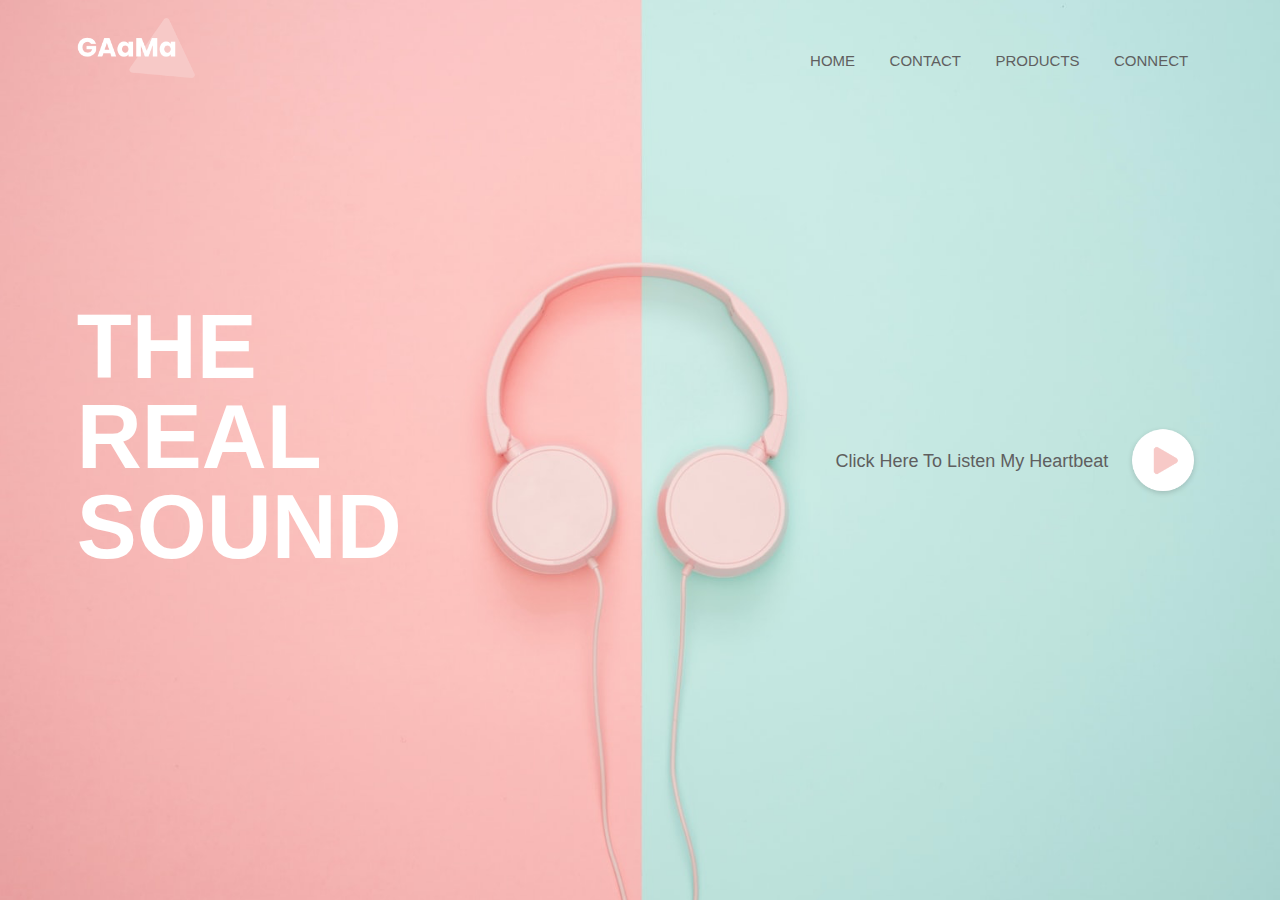
<file: index.html>
<!DOCTYPE html>
<html lang="en">
<head>
    <meta charset="UTF-8">
    <meta http-equiv="X-UA-Compatible" content="IE=edge">
    <meta name="viewport" content="width=device-width, initial-scale=1.0">
    <title>music</title>
    <link rel="stylesheet" href="style.css">
</head>
<body>
    <div class="container">
        <div class="navbar">
            <img src="media/logo.png" class="logo">
            <ul>
                <li><a href="#">Home</a></li>
                <li><a href="#">Contact</a></li>
                <li><a href="#">Products</a></li>
                <li><a href="#">Connect</a></li>
            </ul>
        </div>

        <div class="content">
            <div class="left-col">
                <h1>THE <br> REAL <br> SOUND</h1>
            </div>

            <div class="right-col">
                <p>Click here to Listen my heartbeat</p>
                <img src="media/play.png" id="icon">
            </div>
        </div>
    </div>

    <audio id="heartbeat">
        <source src="heartbeat.mp3" type="audio/mp3">
    </audio>

    <script>
        var heartbeat = document.getElementById("heartbeat");
        var icon = document.getElementById("icon");

        icon.onclick = function(){
            if(heartbeat.paused){
                heartbeat.play();
                icon.scr = "media/pause.png";
            } else{
                heartbeat.pause();
                icon.scr = "media/play.png";
            }
        }

    </script>
</body>
</html>
</file>
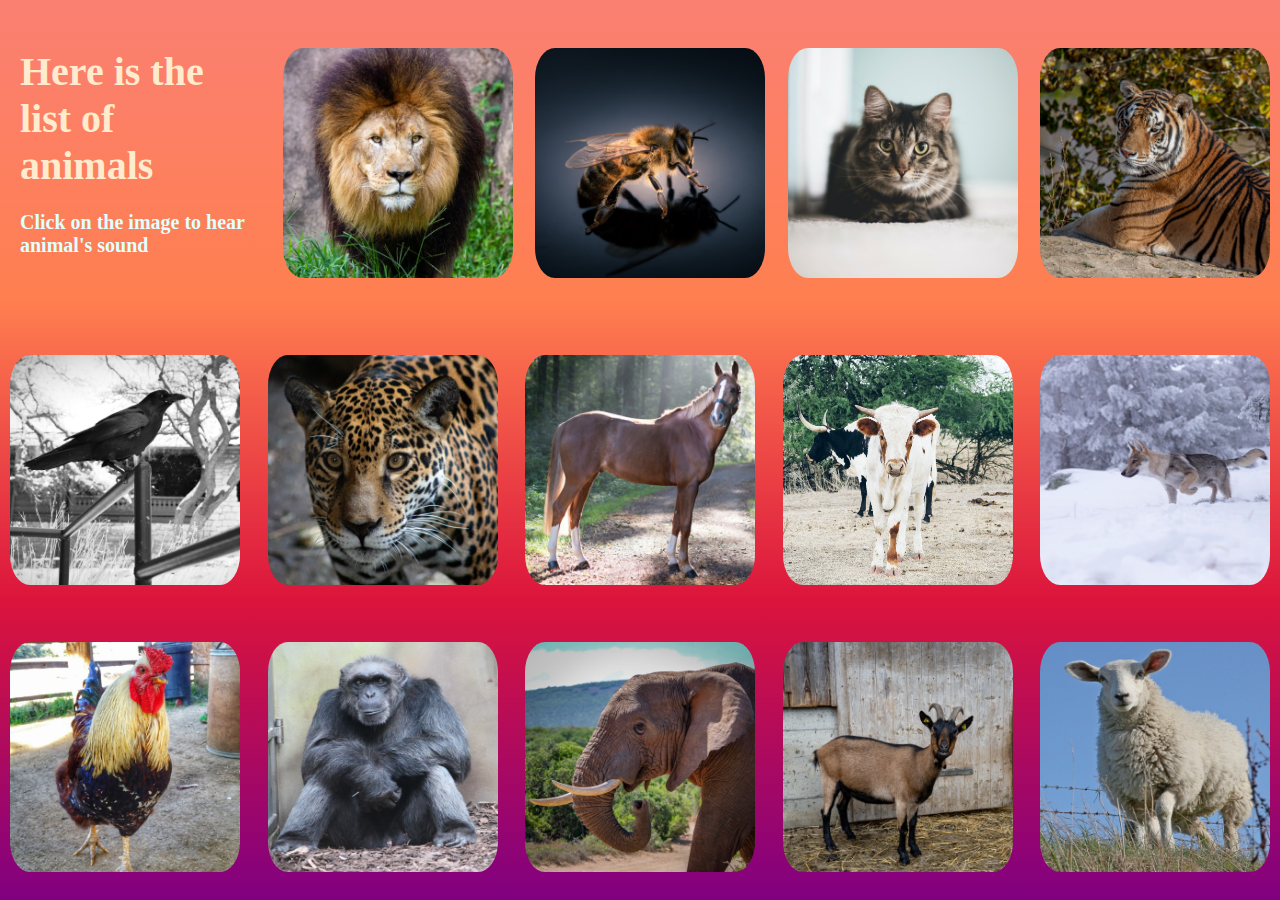
<file: animals_and_their_voices/index.html>
<!DOCTYPE html>
<html lang="en">

<head>
    <meta charset="UTF-8">
    <meta http-equiv="X-UA-Compatible" content="IE=edge">
    <meta name="viewport" content="width=device-width, initial-scale=1.0">
    <title>Sounds</title>
    <style>
        * {
            margin: 0;
            padding: 0;
        }

        body {
            background: linear-gradient(salmon, coral, crimson, purple);
        }
        
        .box {
            height: 230px;
            width: 230px;
            padding: 20px;
            display: flex;
            flex-wrap: wrap;
        }

        h1 {
            font-size: 40px;
            color: blanchedalmond;
        }

        p {
            font-size: 20px;
            color: lightcyan;
            font-weight: bold;
        }

        .main {
            height: 100vh;
            width: 100vw;
            padding: 0px;
            display: flex;
            flex-wrap: wrap;
            justify-content: space-between;
            align-items: center;
        }

        img {
            height: 230px;
            width: 230px;
            padding: 0 10px;
            border-radius: 30px;
        }
    </style>
</head>

<body>
    <div class="main">
        <div class="box">
            <h1>Here is the list of animals</h1>
            <p>Click on the image to hear animal's sound</p>
        </div>
        <img src="images/lion_i.jpg" id="lion">
        <img src="images/bee_i.jpg" id="bee">
        <img src="images/cat_i.jpg" id="cat">
        <img src="images/tiger_i.jpg" id="tiger">
        <img src="images/crow_i.jpg" id="crow">
        <img src="images/leopard_i.jpg" id="leopard">
        <img src="images/horse_i.jpg" id="horse">
        <img src="images/cow_i.jpg" id="cow">
        <img src="images/wolf_i.jpg" id="wolf">
        <img src="images/hen_i.jpg" id="hen">
        <img src="images/gorilla_i.jpg" id="gorilla">
        <img src="images/elephant_i.jpg" id="elephant">
        <img src="images/goat_i.jpg" id="goat">
        <img src="images/sheep_i.jpg" id="sheep">
    </div>

    <audio id="lion1" src="voices/lion_v.mp3" type="audio/mp3"></audio>
    <audio id="bee1" src="voices/bee_v.mp3" type="audio/mp3"></audio>
    <audio id="cat1" src="voices/cat_v.mp3" type="audio/mp3"></audio>
    <audio id="tiger1" src="voices/tiger_v.mp3" type="audio/mp3"></audio>
    <audio id="crow1" src="voices/crow_v.mp3" type="audio/mp3"></audio>
    <audio id="leopard1" src="voices/leopard_v.mp3" type="audio/mp3"></audio>
    <audio id="horse1" src="voices/horse_v.mp3" type="audio/mp3"></audio>
    <audio id="cow1" src="voices/cow_v.mp3" type="audio/mp3"></audio>
    <audio id="wolf1" src="voices/wolf_v.mp3" type="audio/mp3"></audio>
    <audio id="hen1" src="voices/hen_v.mp3" type="audio/mp3"></audio>
    <audio id="gorilla1" src="voices/gorilla_v.mp3" type="audio/mp3"></audio>
    <audio id="goat1" src="voices/goat_v.mp3" type="audio/mp3"></audio>
    <audio id="sheep1" src="voices/sheep_v.mp3" type="audio/mp3"></audio>
    <audio id="elephant1" src="voices/elephant_v.mp3" type="audio/mp3"></audio>

    <script>
        var lion1 = document.getElementById("lion1");
        var lion = document.getElementById("lion");      
        lion.onclick = function () {
            lion1.play();
        }

        var leopard1 = document.getElementById("leopard1");
        var leopard = document.getElementById("leopard");       
        leopard.onclick = function () {
            leopard1.play();
        }

        var cat1 = document.getElementById("cat1");
        var cat = document.getElementById("cat");      
        cat.onclick = function () {
            cat1.play();
        }

        var crow1 = document.getElementById("crow1");
        var crow = document.getElementById("crow");    
        crow.onclick = function () {
            crow1.play();
        }

        var horse1 = document.getElementById("horse1");
        var horse = document.getElementById("horse");      
        horse.onclick = function () {
            horse1.play();
        }

        var sheep1 = document.getElementById("sheep1");
        var sheep = document.getElementById("sheep");      
        sheep.onclick = function () {
            sheep1.play();
        }

        var goat1 = document.getElementById("goat1");
        var goat = document.getElementById("goat");      
        goat.onclick = function () {
            goat1.play();
        }

        var cow1 = document.getElementById("cow1");
        var cow = document.getElementById("cow");       
        cow.onclick = function () {
            cow1.play();
        }

        var elephant1 = document.getElementById("elephant1");
        var elephant = document.getElementById("elephant");       
        elephant.onclick = function () {
            elephant1.play();
        }

        var tiger1 = document.getElementById("tiger1");
        var tiger = document.getElementById("tiger")       
        tiger.onclick = function () {
            tiger1.play();
        }

        var wolf1 = document.getElementById("wolf1");
        var wolf = document.getElementById("wolf");      
        wolf.onclick = function () {
            wolf1.play();
        }

        var hen1 = document.getElementById("hen1");
        var hen = document.getElementById("hen");        
        hen.onclick = function () {
            hen1.play();
        }

        var gorilla1 = document.getElementById("gorilla1");
        var gorilla = document.getElementById("gorilla");       
        gorilla.onclick = function () {
            gorilla1.play();
        }

        var bee1 = document.getElementById("bee1");
        var bee = document.getElementById("bee");
        bee.onclick = function () {
            bee1.play();
        }

    </script>
</body>

</html>
</file>
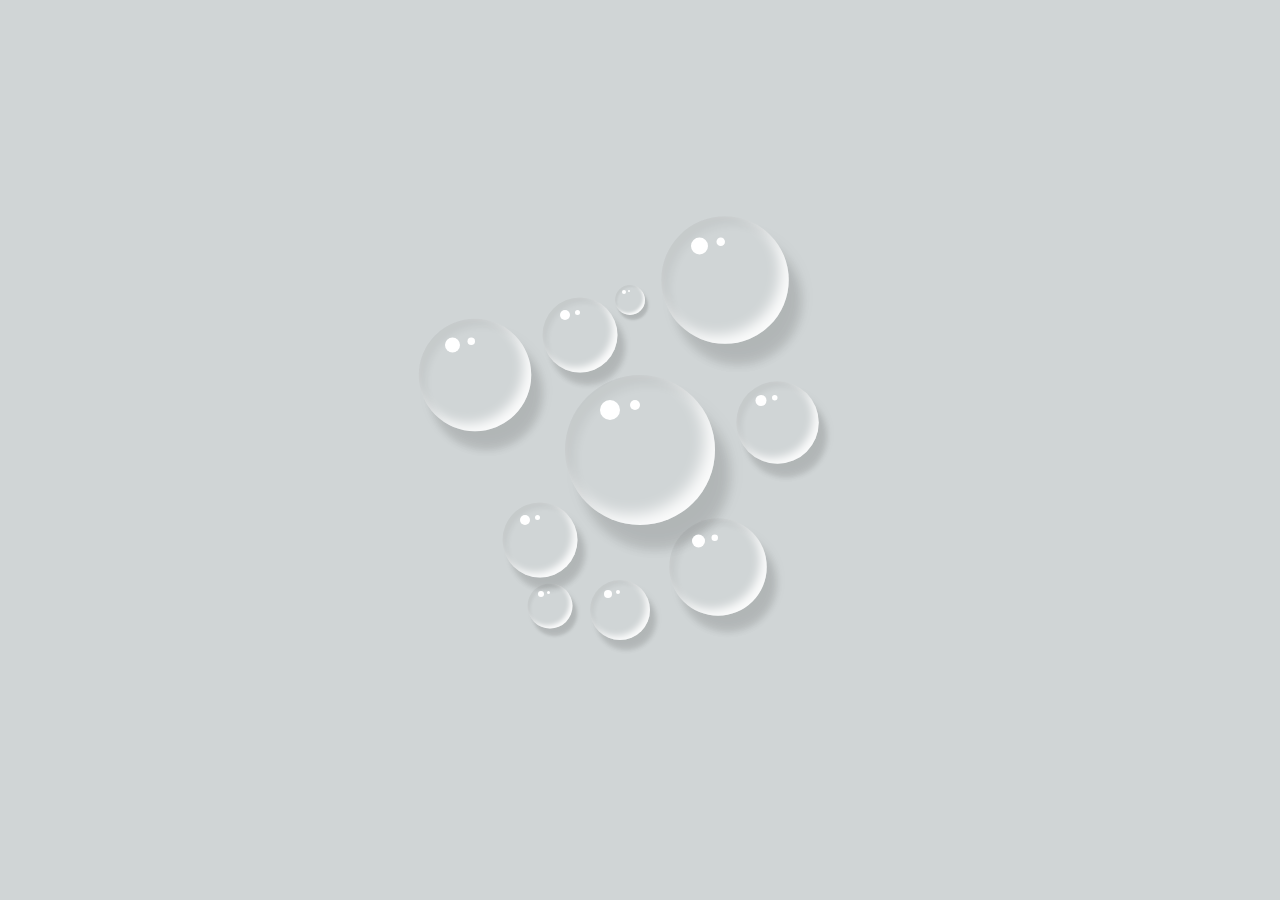
<file: bubbles/index.html>
<!DOCTYPE html>
<html lang="en">
<head>
    <meta charset="UTF-8">
    <meta http-equiv="X-UA-Compatible" content="IE=edge">
    <meta name="viewport" content="width=device-width, initial-scale=1.0">
    <title>Waterdrops</title>
    <link rel="stylesheet" href="style.css">
</head>
<body>
    <div class="drops">
        <div class="drop"></div>
        <div class="drop"></div>
        <div class="drop"></div>
        <div class="drop"></div>
        <div class="drop"></div>
        <div class="drop"></div>
        <div class="drop"></div>
        <div class="drop"></div>
        <div class="drop"></div>
        <div class="drop"></div>
    </div>
</body>
</html>
</file>
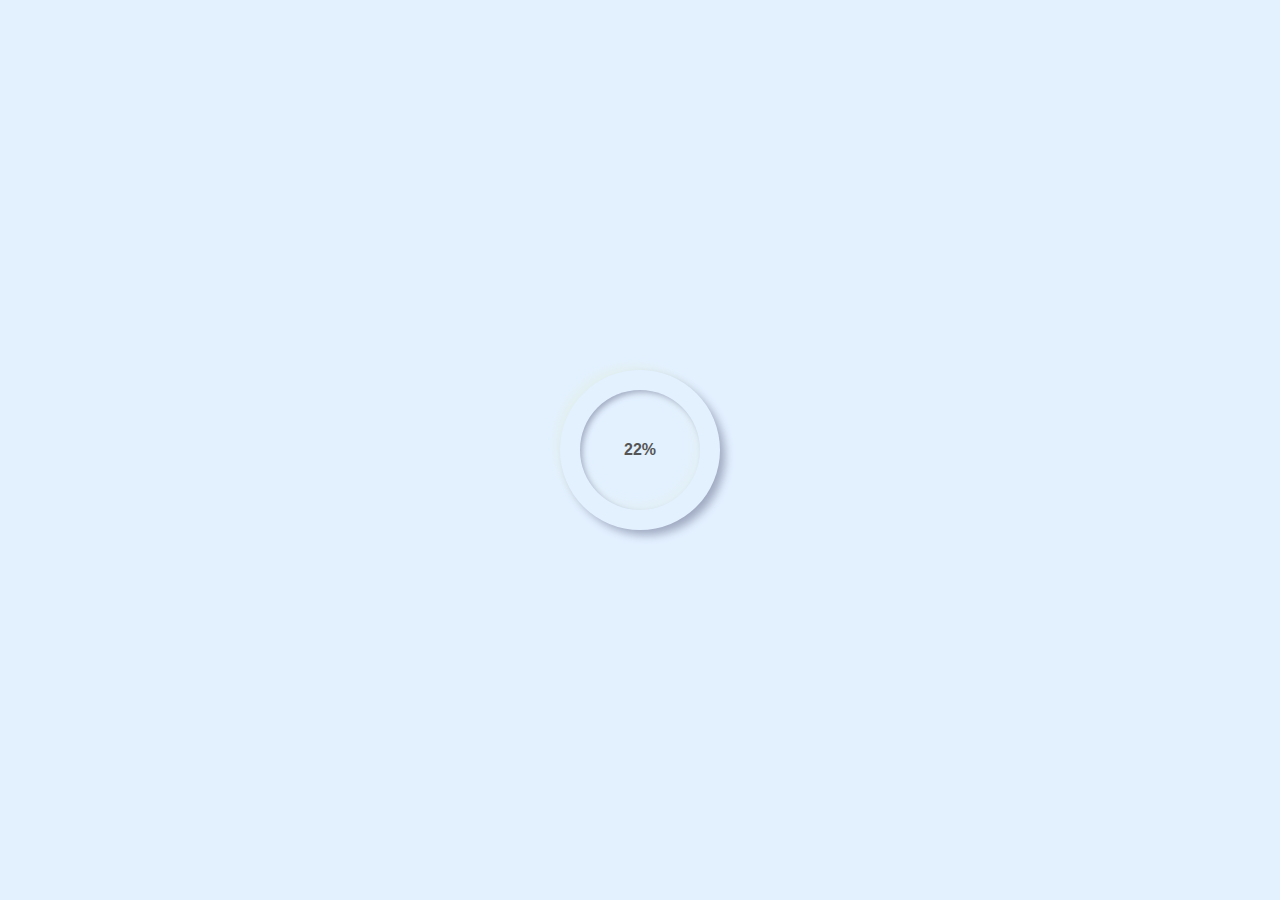
<file: circular_progress_bar/index.html>
<!DOCTYPE html>
<html lang="en">

<head>
    <meta charset="UTF-8">
    <meta http-equiv="X-UA-Compatible" content="IE=edge">
    <meta name="viewport" content="width=device-width, initial-scale=1.0">
    <title>Progress bar</title>
    <link rel="stylesheet" href="style.css">
</head>

<body>
    <div class="bar">
        <div class="outer">
            <div class="inner">
                <div id="number">

                </div>
            </div>
        </div>

        <svg xmlns="http://www.w3.org/2000/svg" version="1.1" width="160px" height="160px">
            <defs>
                <linearGradient id="GradientColor">
                    <stop offset="0%" stop-color="#e91e63" />
                    <stop offset="100%" stop-color="#673ab7" />
                </linearGradient>
            </defs>
            <circle cx="80" cy="80" r="70" stroke-linecap="round" />
        </svg>
    </div>


    <script>
        let number = document.getElementById("number");
        let counter= 0;
        setInterval(() => {
            if(counter == 65){
                clearInterval();
            }
            else{
                counter += 1;
            number.innerHTML = counter +"%";
            }
        }, 30);

    </script>
</body>

</html>
</file>
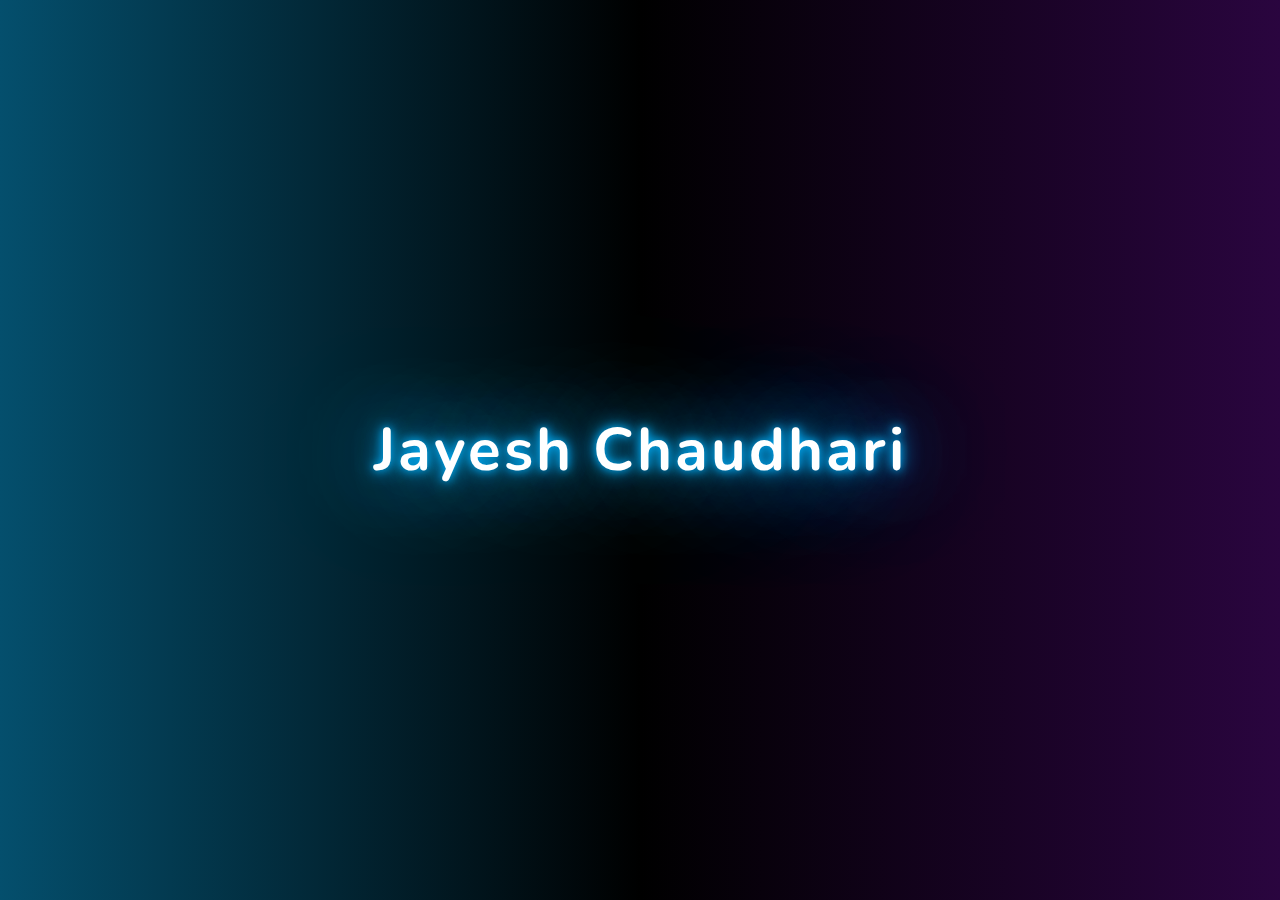
<file: neon text/index.html>
<!DOCTYPE html>
<html lang="en">
<head>
    <meta charset="UTF-8">
    <meta http-equiv="X-UA-Compatible" content="IE=edge">
    <meta name="viewport" content="width=device-width, initial-scale=1.0">
    <link rel="preconnect" href="https://fonts.googleapis.com">
<link rel="preconnect" href="https://fonts.gstatic.com" crossorigin>
<link href="https://fonts.googleapis.com/css2?family=Nunito:wght@200&display=swap" rel="stylesheet">
    <title>Document</title>
    
    <style>
        *{
            margin: 0;
            padding: 0;
            box-sizing: border-box;
            font-family: 'Nunito', sans-serif;
        }
        body{
            height: 100vh;
            width: 100vw;
            display: flex;
            justify-content: center;
            align-items: center;
            background: linear-gradient(to right , rgb(4, 79, 109), black , rgb(42, 5, 63) );
        }
        .box{
            position: relative;
            display: flex;
            align-items: center;
            justify-content: center;
        }
        .box h1{
            color: #fff;
            font-size: 60px;
            font-weight: bolder;
            letter-spacing: 3px;
            text-shadow: 0 0 10px #00b3ff,
            0 0 20px #00b3ff,
            0 0 80px #00b3ff,
            0 0 120px #00b3ff;
        }
        .box h1:hover{
            font-size: 80px;
            letter-spacing: 3.4px;
            text-shadow: 0 0 20px #00b3ff,
            0 0 40px #00b3ff,
            0 0 100px #00b3ff,
            0 0 160px #00b3ff;
            transition-duration: 1s;
        }
    </style>
</head>
<body>
    <div class="box">
        <h1>Jayesh Chaudhari</h1>
    </div>
</body>
</html>
</file>
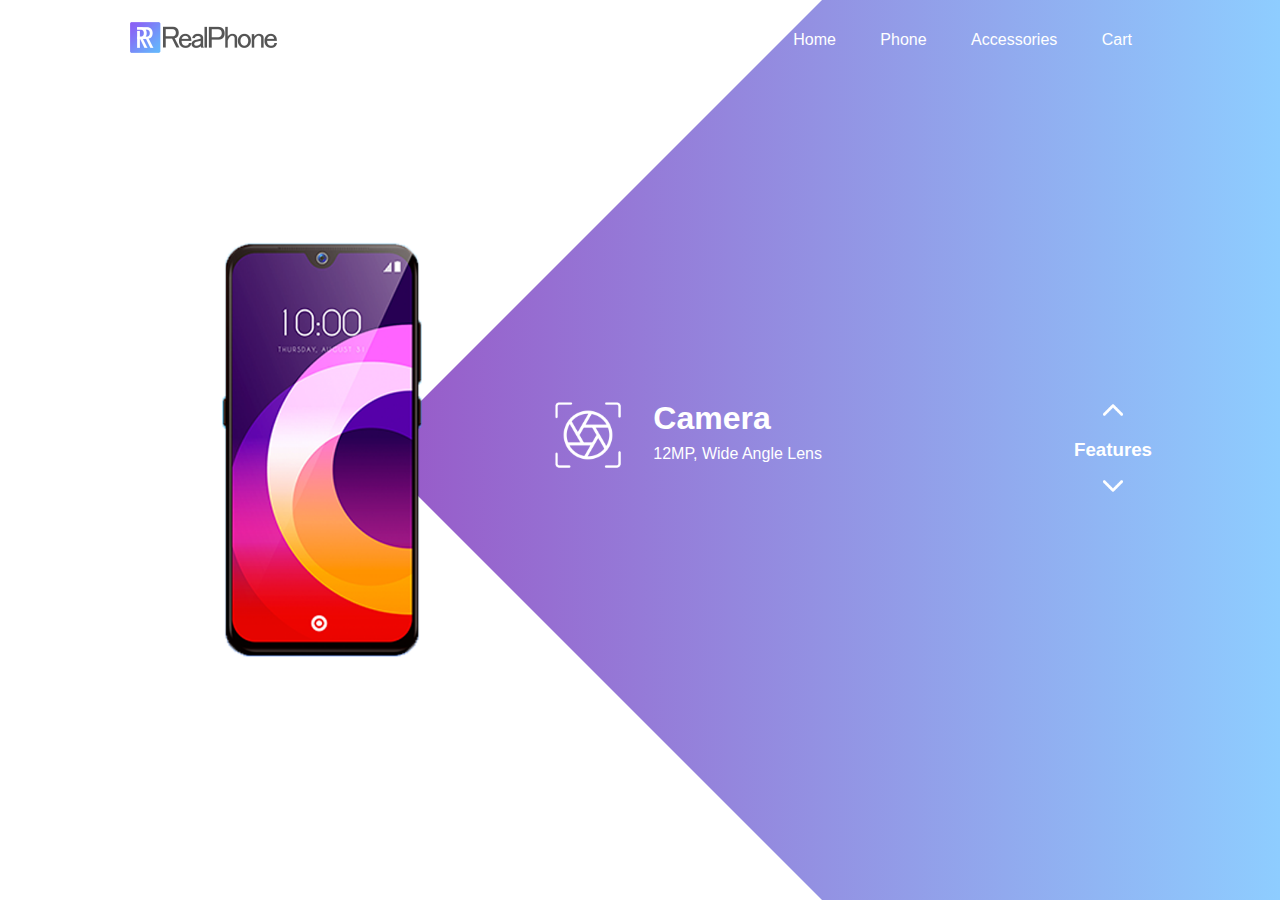
<file: responsive_website/index.html>
<!DOCTYPE html>
<html lang="en">

<head>
    <meta charset="UTF-8">
    <meta http-equiv="X-UA-Compatible" content="IE=edge">
    <meta name="viewport" content="width=device-width, initial-scale=1.0">
    <title>RealPhone</title>
    <link rel="stylesheet" href="style.css">
</head>

<body>
    <div class="main">
        <nav>
            <div class="logo">
                <img src="images/logo.png">
            </div>

            <div class="nav-links">
                <ul>
                    <li><a href="#">Home</a></li>
                    <li><a href="#">Phone</a></li>
                    <li><a href="#">Accessories</a></li>
                    <li><a href="#">Cart</a></li>
                </ul>
            </div>
        </nav>

        <div class="information">
            <div class="overlay"></div>
            <img src="images/mobile.png" class="mobile">
            <div id="circle">
                <div class="feature one">
                    <img src="images/camera.png">
                    <div>
                        <h1>Camera</h1>
                        <p>12MP, Wide Angle Lens</p>
                    </div>
                </div>
                <div class="feature two">
                    <img src="images/processor.png">
                    <div>
                        <h1>Processor</h1>
                        <p>Snapdragon Octa-core 11nm</p>
                    </div>
                </div>
                <div class="feature three">
                    <img src="images/display.png">
                    <div>
                        <h1>Display</h1>
                        <p>6.5" Mini-Drop Fullscreen</p>
                    </div>
                </div>
                <div class="feature four">
                    <img src="images/battery.png">
                    <div>
                        <h1>Battery Life</h1>
                        <p>5000mAH, 720hrs Standby</p>
                    </div>
                </div>
            </div>
        </div>

        <div class="controls">
            <img src="images/arrow.png" id="upBtn">
            <h3>Features</h3>
            <img src="images/arrow.png" id="downBtn">
        </div>
    </div>

    <script>
        var circle= document.getElementById("circle");
        var upBtn= document.getElementById("upBtn");
        var downBtn= document.getElementById("downBtn");

        var rotateValue = circle.style.transform;
        var rotateSum;

        upBtn.onclick = function()
        {
            rotateSum = rotateValue + "rotate(-90deg)";
            circle.style.transform = rotateSum;
            rotateValue= rotateSum;
        }

        downBtn.onclick = function()
        {
            rotateSum = rotateValue + "rotate(90deg)";
            circle.style.transform = rotateSum;
            rotateValue= rotateSum;
        }

    </script>
</body>

</html>
</file>
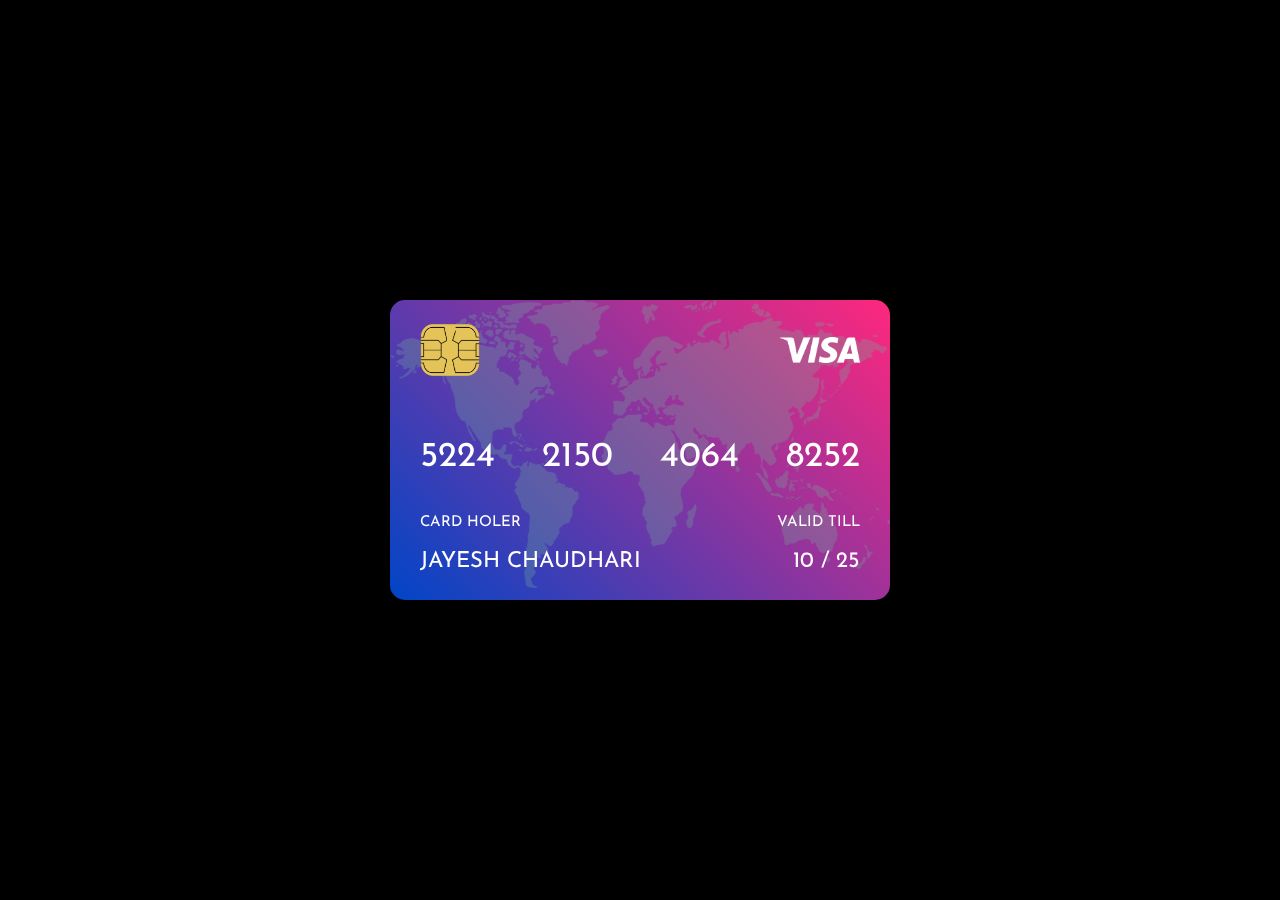
<file: virtual_credit_card/index.html>
<!DOCTYPE html>
<html lang="en">
<head>
    <meta charset="UTF-8">
    <meta http-equiv="X-UA-Compatible" content="IE=edge">
    <meta name="viewport" content="width=device-width, initial-scale=1.0">
    <link rel="stylesheet" href="style.css">
    <title>Credit card</title>
</head>
<body>
    <div class="container">
        <div class="card">
            <div class="card-inner">
                <div class="front"> 
                    <img src="images/map.png" class="map-img">

                    <div class="row">
                        <img src="images/chip.png" width="60px">
                        <img src="images/visa.png" width="80px">
                    </div>
                    <div class="row card-no">
                        <p>5224</p>
                        <p>2150</p>
                        <p>4064</p>
                        <p>8252</p>
                    </div>
                    <div class="row card-holder">
                        <p>CARD HOLER</p>
                        <p>VALID TILL</p>
                    </div>
                    <div class="row name">
                        <p>JAYESH CHAUDHARI</p>
                        <p>10 / 25</p>
                    </div>
                </div>

                <div class="back">
                    <img src="images/map.png" class="map-img">

                    <div class="bar"></div>
                    <div class="row card-cvv">
                        <div>
                            <img src="images/pattern.png">
                        </div> 
                        <p>785</p>
                    </div>
                    <div class="row card-text">
                        <p>This is a virtual card design to build using HTML and CSS. You can also design something like this.</p>
                    </div>
                    <dix class="row sign">
                         <p> Customer Signature </p>
                         <img src="images/visa.png" width="80px">
                    </dix>
                </div>
                
            </div>
        </div>
    </div>
</body>
</html>
</file>
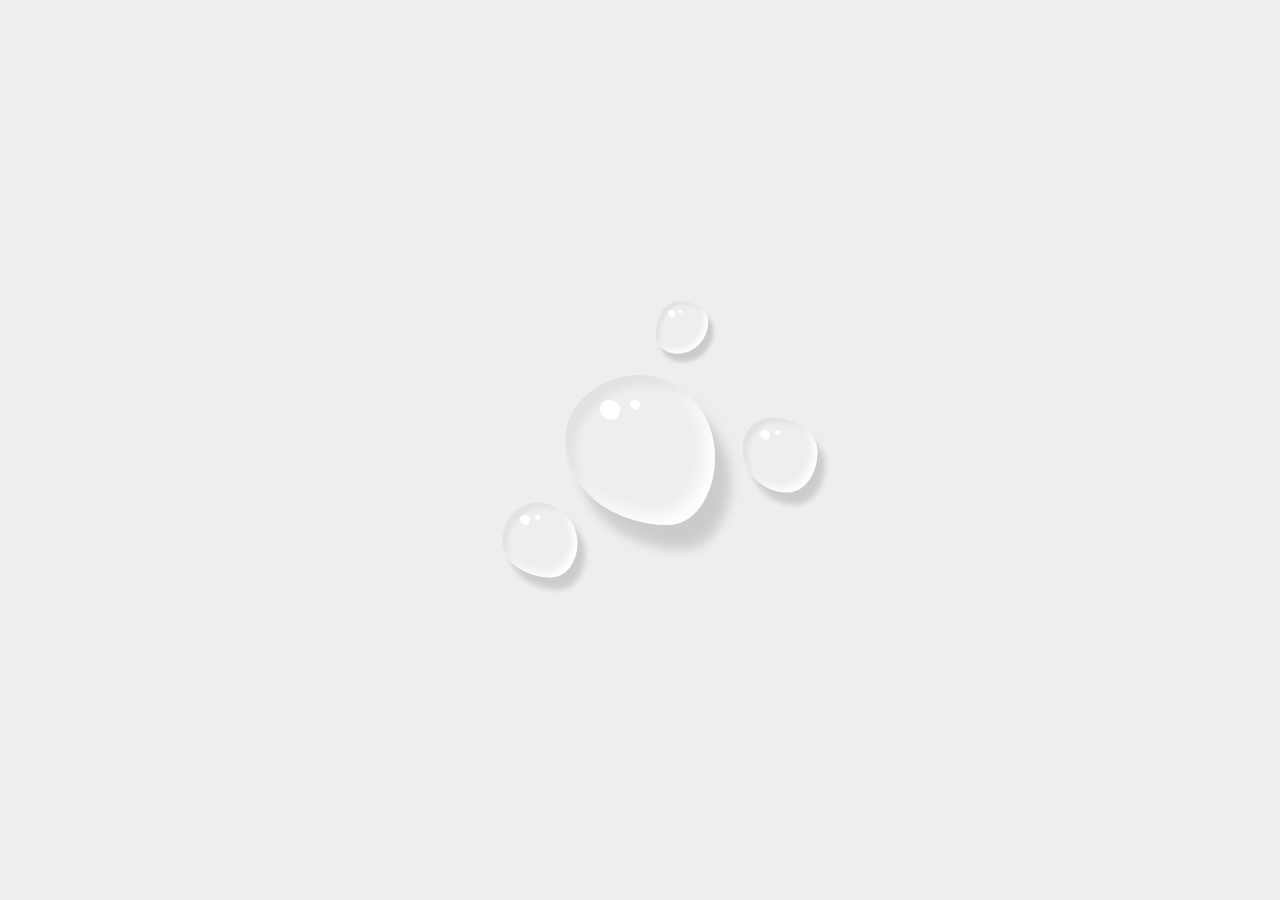
<file: waterdrops/index.html>
<!DOCTYPE html>
<html lang="en">
<head>
    <meta charset="UTF-8">
    <meta http-equiv="X-UA-Compatible" content="IE=edge">
    <meta name="viewport" content="width=device-width, initial-scale=1.0">
    <title>Waterdrops</title>
    <link rel="stylesheet" href="style.css">
</head>
<body>
    <div class="drops">
        <div class="drop"></div>
        <div class="drop"></div>
        <div class="drop"></div>
        <div class="drop"></div>
    </div>
</body>
</html>
</file>
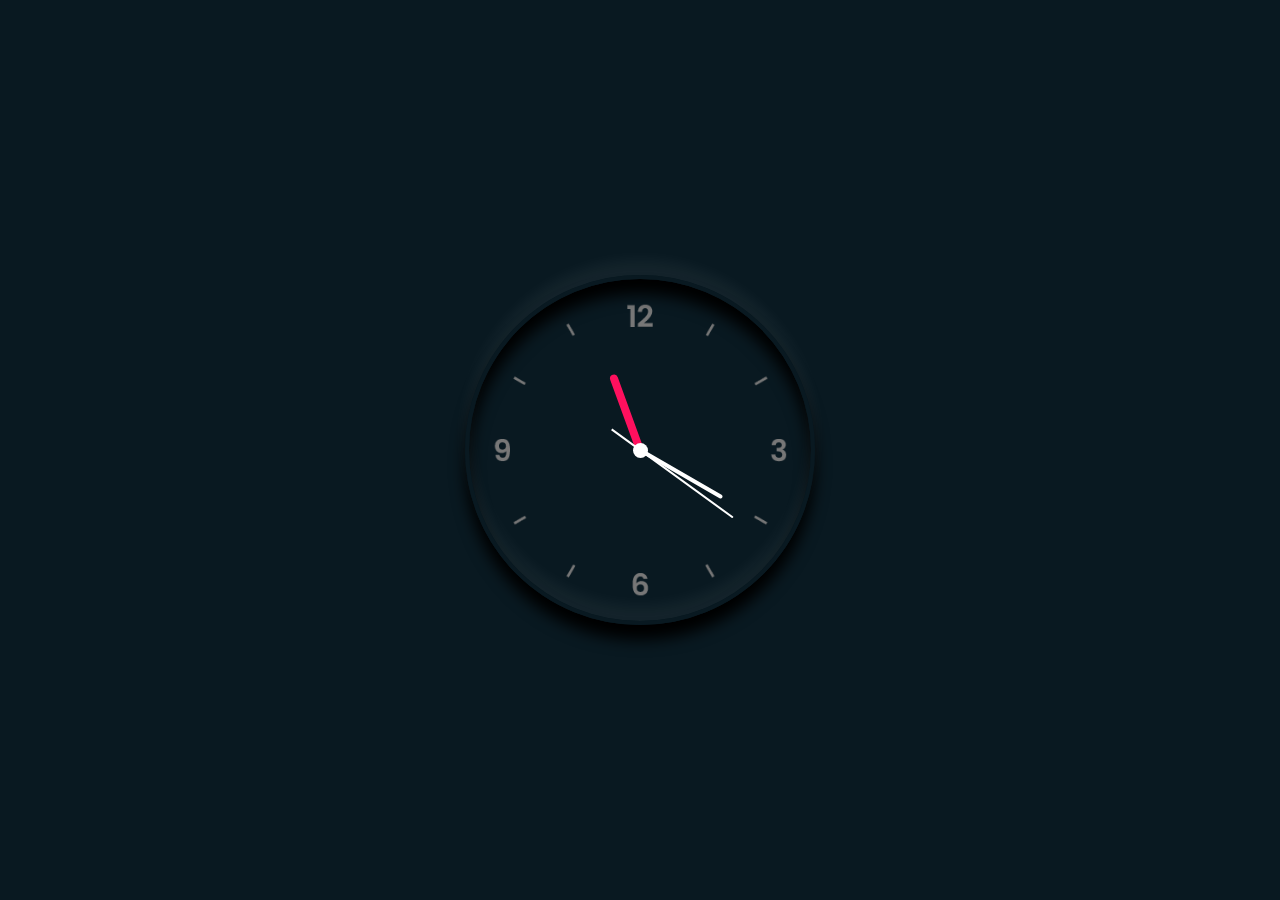
<file: clock_design/clock.html>
<!DOCTYPE html>
<html lang="en">

<head>
    <meta charset="UTF-8">
    <meta http-equiv="X-UA-Compatible" content="IE=edge">
    <meta name="viewport" content="width=device-width, initial-scale=1.0">
    <title>Analog Clock with dark design</title>
    <link rel="stylesheet" href="style.css">
</head>

<body>
    <div class="clock">
        <div class="hour">
            <div class="hr" id="hr">

            </div>
        </div>

        <div class="min">
            <div class="mn" id="mn">

            </div>
        </div>

        <div class="sec">
            <div class="sc" id="sc">

            </div>
        </div>

    </div>

    <script type="text/javascript">
        const deg = 6;
        const hr = document.querySelector("#hr");
        const mn = document.querySelector("#mn");
        const sc = document.querySelector("#sc");


        setInterval(() => {
            let day  = new Date();
        let hh = day.getHours() * 30;
        let mm = day.getMinutes() * deg;
        let ss = day.getSeconds() * deg;

        hr.style.transform = `rotateZ(${(hh)+(mm/12)}deg)`;
        mn.style.transform = `rotateZ(${mm}deg)`;
        sc.style.transform = `rotateZ(${ss}deg)`;
        })

    </script>
</body>

</html>
</file>
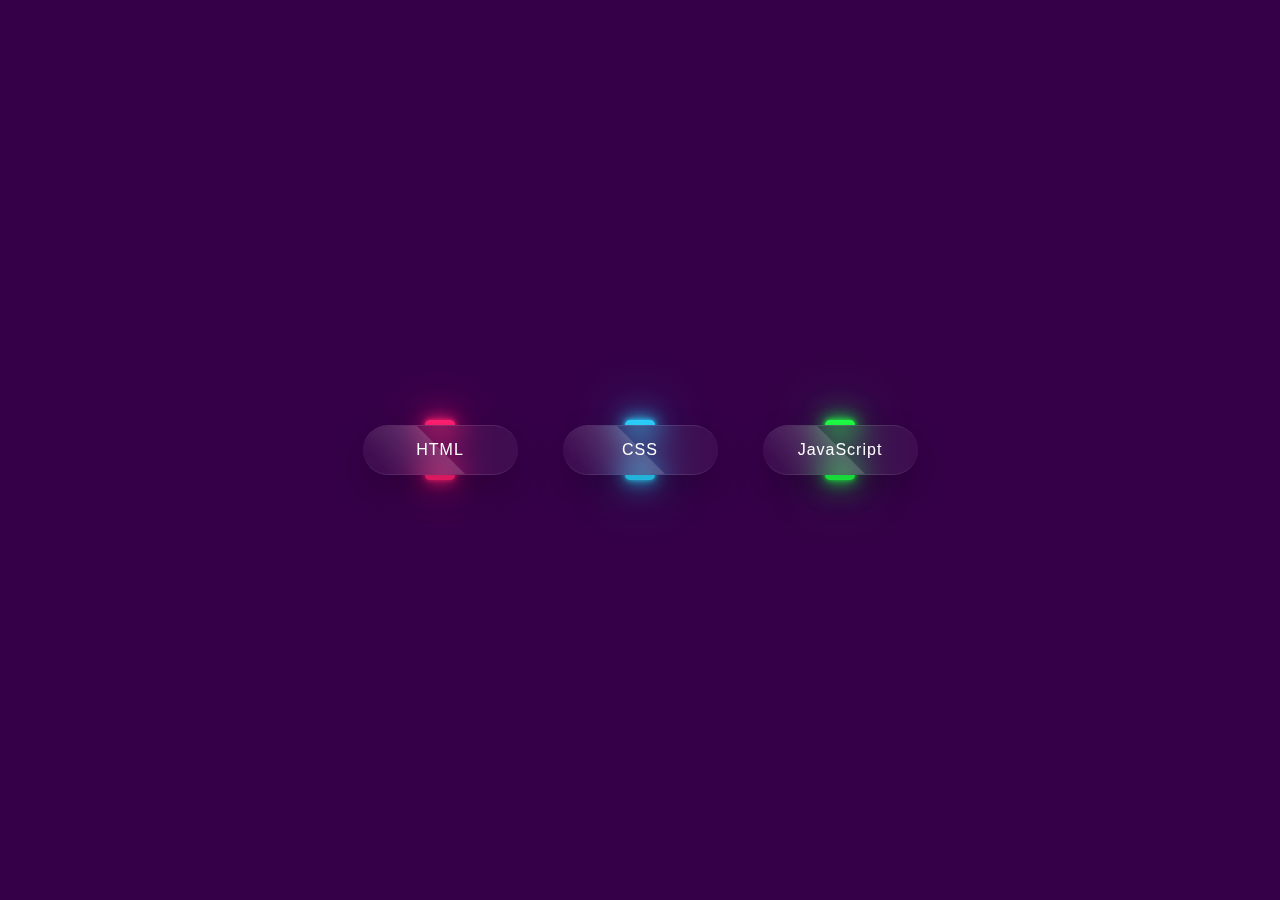
<file: glassmosphism_buttons/buttons.html>
<!DOCTYPE html>
<html lang="en">
<head>
    <meta charset="UTF-8">
    <meta http-equiv="X-UA-Compatible" content="IE=edge">
    <meta name="viewport" content="width=device-width, initial-scale=1.0">
    <title>Glass-Morphism Buttons</title>
    <link rel="stylesheet" href="style.css">
</head>
<body>
    <div class="container">
        <div class="btn"><a href="#">HTML</a></div>
        <div class="btn"><a href="#">CSS</a></div>
        <div class="btn"><a href="#">JavaScript</a></div>
    </div>
</body>
</html>
</file>
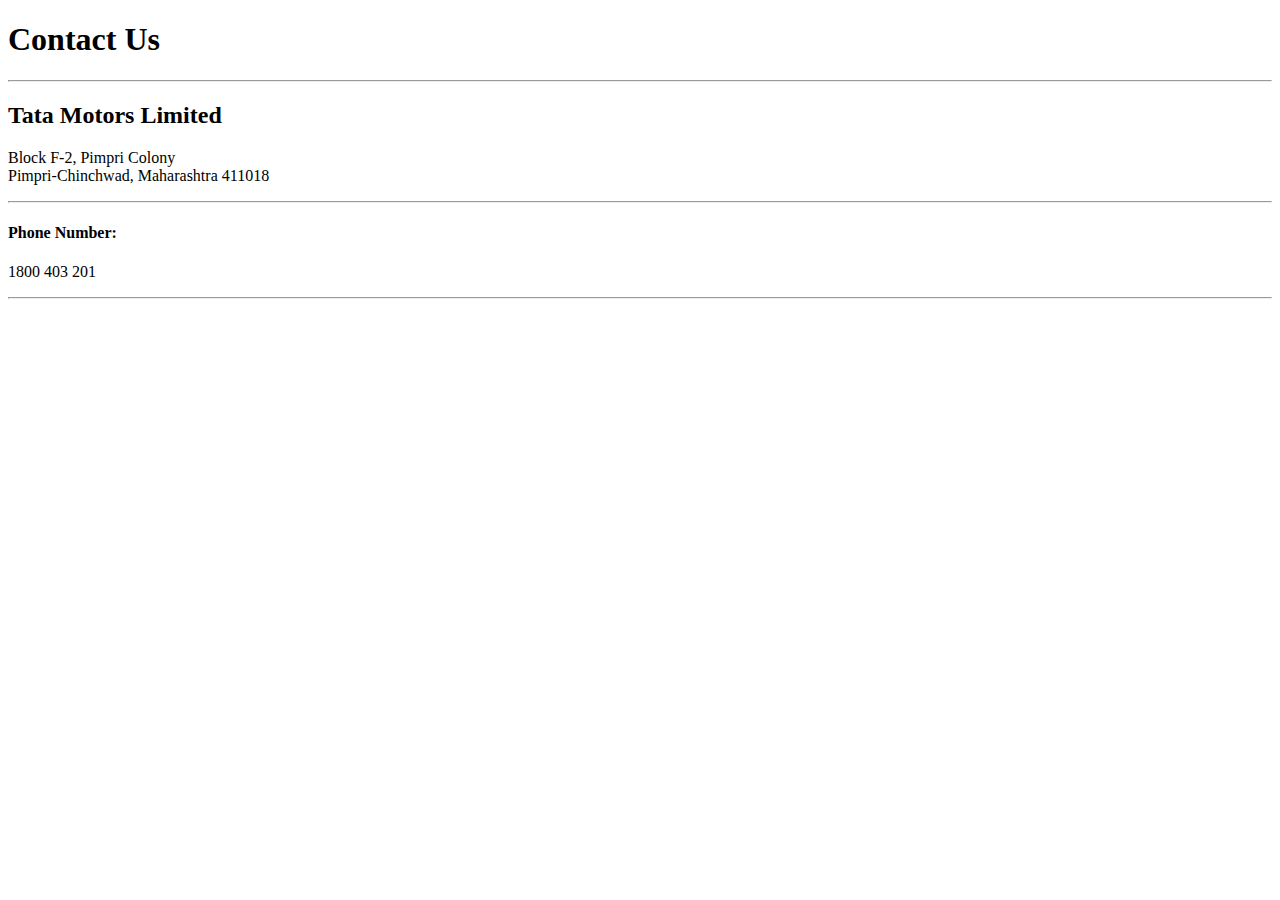
<file: Googe_map_on_html/map.html>
<!DOCTYPE html>
<html lang="en">
<head>
    <meta charset="UTF-8">
    <meta http-equiv="X-UA-Compatible" content="IE=edge">
    <meta name="viewport" content="width=device-width, initial-scale=1.0">
    <title>Google Map</title>
</head>
<body>
    <h1>Contact Us</h1>
<hr>
    <div class="address">
        <h2>Tata Motors Limited </h2>
        <p> Block F-2, Pimpri Colony <br> Pimpri-Chinchwad, Maharashtra 411018</p>
    </div>
<hr>
    <h4>Phone Number:</h4>
    <p> 1800 403 201</p>
<hr>
    <div class="Map">
        <iframe src="https://www.google.com/maps/embed?pb=!1m18!1m12!1m3!1d15121.707616941609!2d73.81329187048479!3d18.644829564920396!2m3!1f0!2f0!3f0!3m2!1i1024!2i768!4f13.1!3m3!1m2!1s0x3bc2b815785a87ed%3A0x27f5803ba2069a78!2sTata%20Motors%20Pimpri%20Main%20gate!5e0!3m2!1sen!2sin!4v1628514376778!5m2!1sen!2sin" width="400" height="300" style="border:0;" allowfullscreen="" loading="lazy"></iframe>
    </div>
</body>
</html>
</file>
<file: style.css>
*{
    margin: 0;
    padding: 0;
    font-family: sans-serif;
}
.container{
    height: 100vh;
    width:  100%;
    background-image: url(media/image.png);
    background-position: center;
    background-size: cover;
}
.navbar{
    width:88%;
    margin: auto;
    padding: 15px 0;
    display: flex;
    align-items: center;
    justify-content: space-between;
}
.logo{
    width: 140px;
    cursor: pointer;
}
.navbar ul li{
    list-style: none;
    display: inline-block;
    margin:0 15px ;
}
ul li a{
    text-decoration: none;
    color: #5f5f5f;
    font-size: 15px;
    text-transform: uppercase;
}
.content{
    width:100%;
    position: absolute;
    top: 25%;
}
.left-col{
    margin: 6%;
}
.left-col h1{
    font-size: 90px;
    color: #fff;
    line-height: 90px;
    float: left;
}
.right-col{
    text-transform: capitalize;
    float: right;
    margin-right: 6%;
    margin-top: 120px;
    display: flex;
    align-items: center;
}
.right-col p{
    font-size: 18px;
    color: #5f5f5f;
    font-weight: 400 ;
    margin-right: 15px;
}
#icon{
    width: 80px;
    cursor: pointer;
}
</file>
<file: bubbles/style.css>
* {
  margin: 0;
  padding: 0;
  box-sizing: border-box;
}
body {
  display: flex;
  justify-content: center;
  align-items: center;
  min-height: 100vh;
  background: #d0d5d6;
}
.drops {
  position: relative;
  display: flex;
  justify-content: center;
  align-items: center;
}
.drop {
  position: absolute;
  width: 150px;
  height: 150px;
  background: transparent;
  border-radius: 50% ;
  box-shadow: inset 10px 10px 10px rgba(0, 0, 0, 0.05),
    15px 25px 10px rgba(0, 0, 0, 0.1), 15px 20px 20px rgba(0, 0, 0, 0.05),
    inset -10px -10px 15px rgba(255, 255, 255, 0.9);
}
.drop::before {
  content: "";
  position: absolute;
  top: 25px;
  left: 35px;
  background: #fff;
  width: 20px;
  height: 20px;
  border-radius: 50% ;
}
.drop::after {
  content: "";
  position: absolute;
  top: 25px;
  left: 65px;
  background: #fff;
  width: 10px;
  height: 10px;
  border-radius: 50% ;
}
.drop:nth-child(2) {
  transform: scale(0.5) translate(-200px, 180px); 
  border-radius: 50% ;
}
.drop:nth-child(3) {
  transform: scale(0.55) translate(250px,-50px);
  border-radius: 50% ;
}
.drop:nth-child(4) {
  transform: scale(0.85) translate(100px, -200px);
  border-radius: 50% ;
}
.drop:nth-child(5) {
  transform: scale(0.75) translate(-220px, -100px);
  border-radius: 50% ;
}
.drop:nth-child(6) {
  transform: scale(0.40) translate(-50px, 400px);
  border-radius: 50% ;
}
.drop:nth-child(7) {
  transform: scale(0.65) translate(120px, 180px);
  border-radius: 50% ;
}
.drop:nth-child(8) {
  transform: scale(0.5) translate(-120px, -230px);
  border-radius: 50% ;
}
.drop:nth-child(9) {
  transform: scale(0.20) translate(-50px, -750px);
  border-radius: 50% ;
}
.drop:nth-child(10) {
  transform: scale(0.30) translate(-300px, 520px);
  border-radius: 50% ;
}
</file>
<file: circular_progress_bar/style.css>
*{
    margin: 0;
    padding: 0;
    box-sizing: border-box;
    font-family: sans-serif;
}
body{
    background-color: #e3f1ff;
    height: 100vh;
    display: flex;
    align-items: center;
    justify-content: center;
}
.bar{
    width: 160px;
    height: 160px;
    /* background-color: rgb(75, 128, 179); */
    position: relative;
}
.outer{
    height: 160px;
    width: 160px;
    border-radius: 50%;
    padding: 20px;
    box-shadow: 6px 6px 10px -1px rgb(159, 168, 192),
                -6px -6px 10px -1px rgb(226, 239, 241);
}
.inner{
    height: 120px;
    width: 120px;
    border-radius: 50%;
    display: flex;
    align-items: center;
    justify-content: center;
    box-shadow: inset 3px 3px 6px -1px rgb(159, 168, 192),
               inset -3px -3px 16px -1px rgb(226, 239, 241);
}
#number{
    font-weight: bolder;
    color: #555;
}
circle{
    fill: none;
    stroke:url(#GradientColor);
    stroke-width: 20px;
    stroke-dasharray: 440;
    stroke-dashoffset: 440;
    animation: anim 2s linear forwards;
}
svg{
    position: absolute;
    top: 0;
    left: 0;
}
@keyframes anim{
    100%{
        stroke-dashoffset: 154;
    }
}
</file>
<file: responsive_website/style.css>
*{
    margin: 0;
    padding: 0;
    font-family: sans-serif;
}
.main{
    width: 100%;
    height: 100vh;
    position: relative;
    overflow: hidden;
    background: linear-gradient(to right, #9c27b0, #8ecdff);
}
nav{
    width: 80%;
    position: sticky;
    margin: 20px auto;
    z-index: 1;
    display: flex;
    align-items: center;
}
.logo{
    flex-basis: 20%;
}
.logo img{
    width: 150px;
}
.nav-links{
    flex: 1; 
    text-align: right;
}
.nav-links ul li{
    list-style: none;
    display: inline-block;
    margin: 0 20px;
}
.nav-links ul li a{
    color: #fff;
    text-decoration: none;
}
.information{
    width: 1000px;
    height: 1000px;
    position: absolute;
    top: 50%;
    left: -10%;
    transform: translateY(-50%);
}
#circle{
    width: 1000px;
    height: 1000px;
    position: absolute;
    top: 0%;
    left: 0%;
   border-radius: 50%;
   transform: rotate(0deg);
   transition: 1s;
}
.feature img{
    width: 70px;
}
.feature{
    position: absolute;
    display: flex;
    color: white;
}
.feature div{
    margin-left: 30px;
}
.feature div p{
    margin-top: 8px;
}
.one{
    top: 450px;
    right: 50px;
}
.two{
    top: 150px;
    left: 350px;
    transform: rotate(-90deg);
}
.three{
    bottom: 450px;
    left: 50px;
    transform: rotate(-180deg);
}
.four{
    bottom: 150px;
    right: 350px;
    transform: rotate(-270deg);
}
.mobile{
    width: 200px;
    position: absolute;
    top: 50%;
    left: 35%;
    transform: translateY(-50%);
    z-index: 1  ;
}   
.controls{
    position: absolute;
    right: 10%;
    top: 50%;
    transform: translateY(-50%);
    text-align: center;
}
.controls h3{
    margin: 15px 0;
    color: #fff;
}
#upBtn{
    width: 20px;
    cursor: pointer;
}
#upBtn:hover{
    width: 30px;
}
#downBtn{
    width: 20px;
    cursor: pointer;
    transform: rotate(180deg);
}
#downBtn:hover{
    width: 30px;
}
.overlay{
    width: 0;
    height: 0;
    border-top: 500px solid white;
    border-right: 500px solid transparent;
    border-bottom: 500px solid white;
    border-left: 500px solid white;
    position: absolute;
    left: 0;
    top: 0;
}
</file>
<file: virtual_credit_card/style.css>
@import url('https://fonts.googleapis.com/css2?family=Josefin+Sans:wght@500&display=swap');

*{
    margin: 0;
    padding: 0;
    box-sizing: border-box;
    font-family: 'Josefin Sans', sans-serif; ;
}
.container{
    display: flex;
    align-items: center;
    justify-content: center;
    min-height: 100vh;
    width: 100%;
    background-color: black;
}
.card{
    width: 500px;
    height: 300px;
    color: #fff;
    cursor: pointer;
    perspective: 1000px;
}
.card-inner{
    width: 100%;
    height: 100%;
    position: relative;
    transition: transform 1s;
    transform-style: preserve-3d ;
}
.front, .back{
    width: 100%;
    height: 100%;
    background-image: linear-gradient(45deg, #0045c7, #ff277d);
    position: absolute;
    top:0;
    left: 0;
    padding: 20px 30px;
    border-radius: 15px;
    overflow: hidden;
    z-index: 1 ;
    backface-visibility: hidden;
}
.row{
    display: flex;
    align-items: center;
    justify-content: space-between;
}
.map-img{
    width: 100%;
    position: absolute;
    top: 0;
    left: 0;
    opacity: 0.3 ;
    z-index: -1;
}
.card-no{
    font-size: 35px;
    margin-top: 60px;
}
.card-holder{
    font-size: 15px;    
    margin-top: 40px;
}
.name{
    font-size: 22px;
    margin-top: 20px;
}
.bar{
    background-color: #222;
    margin-left: -30px;
    margin-right: -30px;
    height: 60px;
    margin-top: 10px;
}
.card-cvv{
    margin-top: 20px;
}
.card-cvv div{
    flex: 1;
}
.card-cvv img{
    width: 100%;
    display: block;
    line-height: 0;
}
.card-cvv p{
    color: black;
    background: #fff;
    font-size: 22px;
    padding: 10px 20px ;
}
.card-text{
    margin-top:30px;
    font-size: 14px;
}
.sign p{
    text-transform: uppercase;
}
.sign{
    margin-top: 30px;
}
.back{
    transform: rotateY(180deg);
}
.card:hover .card-inner{
    transform: rotateY(-180deg);
}
</file>
<file: waterdrops/style.css>
* {
  margin: 0;
  padding: 0;
  box-sizing: border-box;
}
body {
  display: flex;
  justify-content: center;
  align-items: center;
  min-height: 100vh;
  background: #edeeed;
}
.drops {
  position: relative;
  display: flex;
  justify-content: center;
  align-items: center;
}
.drop {
  position: absolute;
  width: 150px;
  height: 150px;
  background: transparent;
  border-radius: 50% 50% 31% 69% / 44% 55% 45% 56%;
  box-shadow: inset 10px 10px 10px rgba(0, 0, 0, 0.05),
    15px 25px 10px rgba(0, 0, 0, 0.1), 15px 20px 20px rgba(0, 0, 0, 0.05),
    inset -10px -10px 15px rgba(255, 255, 255, 0.9);
}
.drop::before {
  content: "";
  position: absolute;
  top: 25px;
  left: 35px;
  background: #fff;
  width: 20px;
  height: 20px;
  border-radius: 46% 54% 33% 67% / 42% 42% 58% 58%;
}
.drop::after {
  content: "";
  position: absolute;
  top: 25px;
  left: 65px;
  background: #fff;
  width: 10px;
  height: 10px;
  border-radius: 52% 48% 35% 65% / 42% 39% 61% 58%;
}
.drop:nth-child(2) {
  transform: scale(0.5) translate(-200px, 180px);
  border-radius: 47% 53% 35% 65% / 52% 54% 46% 48%;
}
.drop:nth-child(3) {
  transform: scale(0.5) translate(280px, 10px);
  border-radius: 40% 60% 40% 60% / 41% 46% 54% 59%;
}
.drop:nth-child(4) {
  transform: scale(0.35) translate(120px, -350px);
  border-radius: 43% 57% 59% 41% / 65% 38% 62% 35%   ;
}
</file>
<file: clock_design/style.css>
* {
  margin: 0;
  padding: 0;
  font-family: sans-serif;
  box-sizing: border-box;
}

body {
  display: flex;
  justify-content: center;
  align-items: center;
  min-height: 100vh;
  background: #091921;
}

.clock {
  width: 350px;
  height: 350px;
  display: flex;
  justify-content: center;
  align-items: center;
  background: url(clock.png);
  background-size: cover;
  border: 4px solid #091921;
  border-radius: 50%;
  box-shadow: 0 -15px 15px rgba(255, 255, 255, 0.05),
    inset 0 -15px 15px rgba(255, 255, 255, 0.05), 0 15px 15px rgba(0, 0, 0.05),
    inset 0 15px 15px rgba(0, 0, 0.05);
}

.clock:before {
  content: "";
  position: absolute;
  height: 15px;
  width: 15px;
  background: #fff;
  border-radius: 50%;
  z-index: 10000;
}

.clock .hour,
.clock .min,
.clock .sec {
  position: absolute;
}

.clock .hour,
.hr {
  width: 160px;
  height: 160px;
}

.clock .min,
.mn {
  width: 190px;
  height: 190px;
}

.clock .sec,
.sc {
  width: 230px;
  height: 230px;
}

.hr,
.mn,
.sc {
  display: flex;
  justify-content: center;
  position: absolute;
  border-radius: 50%;
}

.hr:before {
  content: "";
  position: absolute;
  width: 8px;
  height: 80px;
  background: #ff105e;
  z-index: 10;
  border-radius: 6px 6px 0 0;
}

.mn:before {
  content: "";
  position: absolute;
  width: 4px;
  height: 90px;
  background: #fff;
  z-index: 11;
  border-radius: 6px 6px 0 0;
}

.sc:before {
  content: "";
  position: absolute;
  width: 2px;
  height: 150px;
  background: #fff;
  z-index: 12;
  border-radius: 6px 6px 0 0;
}
</file>
<file: glassmosphism_buttons/style.css>
* {
  margin: 0;
  padding: 0;
  box-sizing: border-box;
  font-family: sans-serif;
}
body {
  position: relative;
  display: flex;
  justify-content: center;
  align-items: center;
  min-height: 100vh;
  background: #350048;
}
.container {
  width: 600px;
  display: flex;
  flex-wrap: wrap;
  justify-content: space-around;
}
.container .btn {
  position: relative;
  width: 155px;
  height: 50px;
  margin: 20px;
}
.container .btn a {
  position: absolute;
  top: 0;
  left: 0;
  width: 100%;
  height: 100%;
  display: flex;
  justify-content: center;
  align-items: center;
  background: rgba(255, 255, 255, 0.05);
  box-shadow: 0 15px 35px rgba(0, 0, 0, 0.2);
  border-top: 1px solid rgba(255, 255, 255, 0.1);
  border-bottom: 1px solid rgba(255, 255, 255, 0.1);
  border-radius: 30px;
  color: #fff;
  z-index: 1;
  font-weight: 400;
  letter-spacing: 1px;
  text-decoration: none;
  overflow: hidden;
  transition: 0.5s;
  backdrop-filter: blur(15px);
}
.container .btn:hover a {
  letter-spacing: 3px;
}
.container .btn a::before {
  content: "";
  position: absolute;
  top: 0;
  left: 0;
  width: 50%;
  height: 100%;
  background: linear-gradient(to left, rgba(255, 255, 255, 0.15), transparent);
  transform: skewX(45deg) translateX(0);
  transition: 0.5s;
}
.container .btn:hover a::before {
  transform: skewX(45deg) translateX(200%);
}
.container .btn::before {
  content: "";
  position: absolute;
  left: 50%;
  transform: translateX(-50%);
  bottom: -5px;
  width: 30px;
  height: 10px;
  background: #f00;
  border-radius: 10px;
  transition: 0.2s;
  transition-delay: 0s;
}
.container .btn:hover::before {
  bottom: 0;
  height: 50%;
  width: 80%;
  border-radius: 30px;
  transition-delay: 0.2s;
}
.container .btn::after {
  content: "";
  position: absolute;
  left: 50%;
  transform: translateX(-50%);
  top: -5px;
  width: 30px;
  height: 10px;
  background: #f00;
  border-radius: 10px;
  transition: 0.2s;
  transition-delay: 0s;
}
.container .btn:hover::after {
  top: 0;
  height: 50%;
  width: 80%;
  border-radius: 30px;
  transition-delay: 0.2s;
}

.container .btn:nth-child(1):before,
.container .btn:nth-child(1):after{
    background: #ff1f71;
    box-shadow: 0 0 5px #ff1f71,
     0 0 15px #ff1f71,
     0 0 30px #ff1f71,
     0 0 60px #ff1f71;
}
.container .btn:nth-child(2):before,
.container .btn:nth-child(2):after{
    background: #2bd2ff;
    box-shadow: 0 0 5px #2bd2ff,
     0 0 15px #2bd2ff,
     0 0 30px #2bd2ff,
     0 0 60px #2bd2ff;
}
.container .btn:nth-child(3):before,
.container .btn:nth-child(3):after{
    background: #1eff45;
    box-shadow: 0 0 5px #1eff45,
     0 0 15px #1eff45,
     0 0 30px #1eff45,
     0 0 60px #1eff45;
}
</file>
